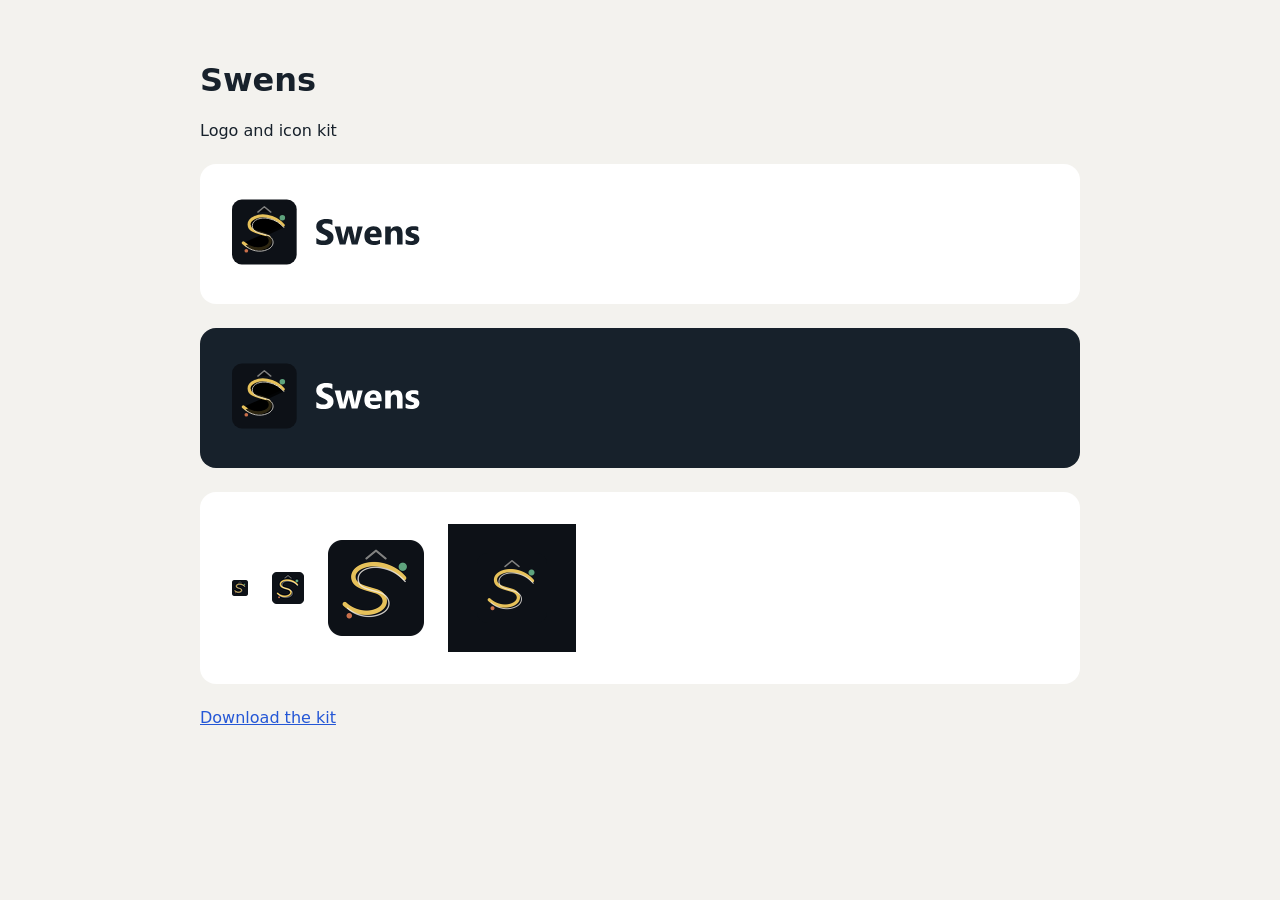
<file: brand/kit/preview.html>
<!doctype html>
<html lang="en"><head><meta charset="utf-8"><meta name="viewport" content="width=device-width,initial-scale=1"><title>Swens brand kit</title><link rel="icon" href="favicon.svg"><style>body{margin:0;background:#f3f2ee;color:#17212b;font:16px system-ui,sans-serif}main{max-width:880px;margin:auto;padding:40px 24px}section{padding:32px;background:white;margin:24px 0;border-radius:16px}.dark{background:#17212b}.logo{max-width:100%;height:72px}.sizes{display:flex;align-items:center;gap:24px;flex-wrap:wrap}.sizes img{object-fit:contain}a{color:#2457d6}</style></head><body><main><h1>Swens</h1><p>Logo and icon kit</p><section><img class="logo" src="logo.svg" alt="Swens logo"></section><section class="dark"><img class="logo" src="logo-light.svg" alt="Swens light logo"></section><section class="sizes"><img src="favicon-16.png" width="16" height="16" alt="16 pixel favicon"><img src="favicon-32.png" width="32" height="32" alt="32 pixel favicon"><img src="icon-192.png" width="96" height="96" alt="App icon"><img src="icon-512-maskable.png" width="128" height="128" alt="Maskable app icon"></section><a href="brand-kit.zip" download>Download the kit</a></main></body></html>
</file>
